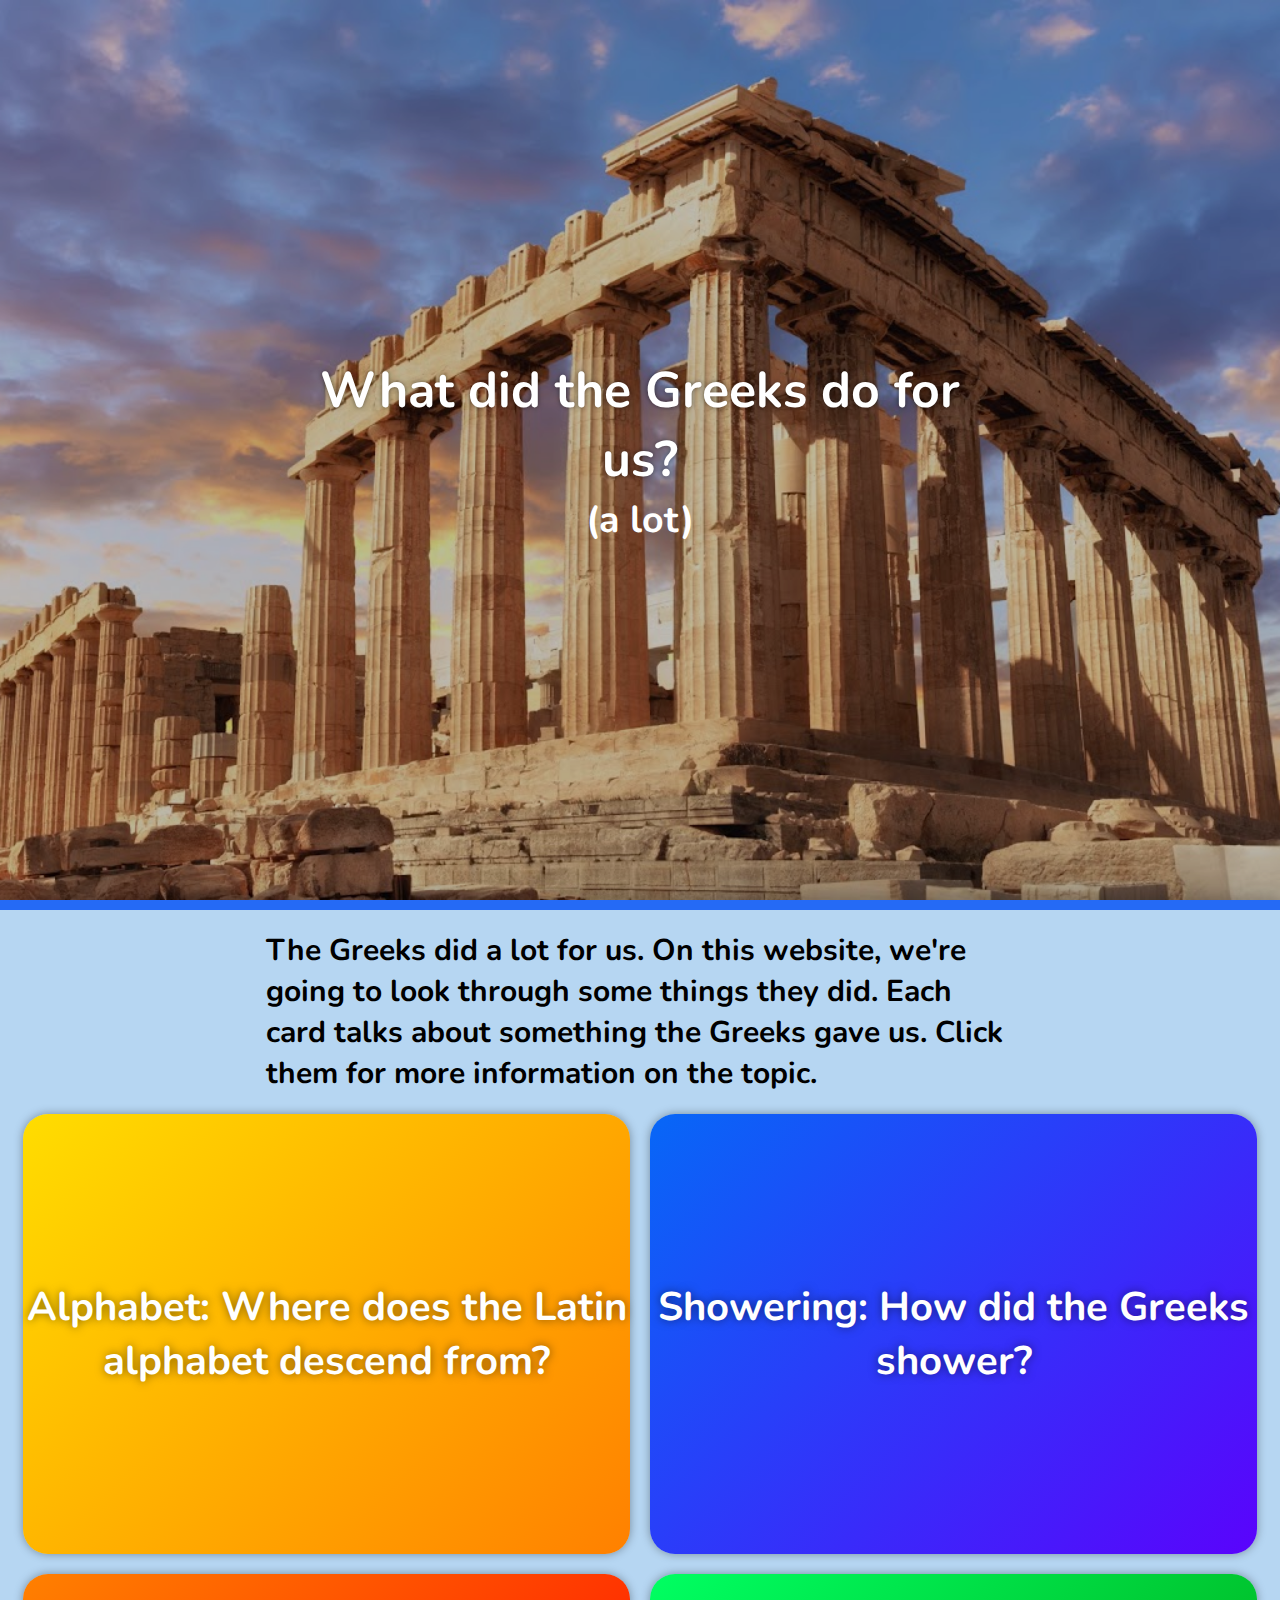
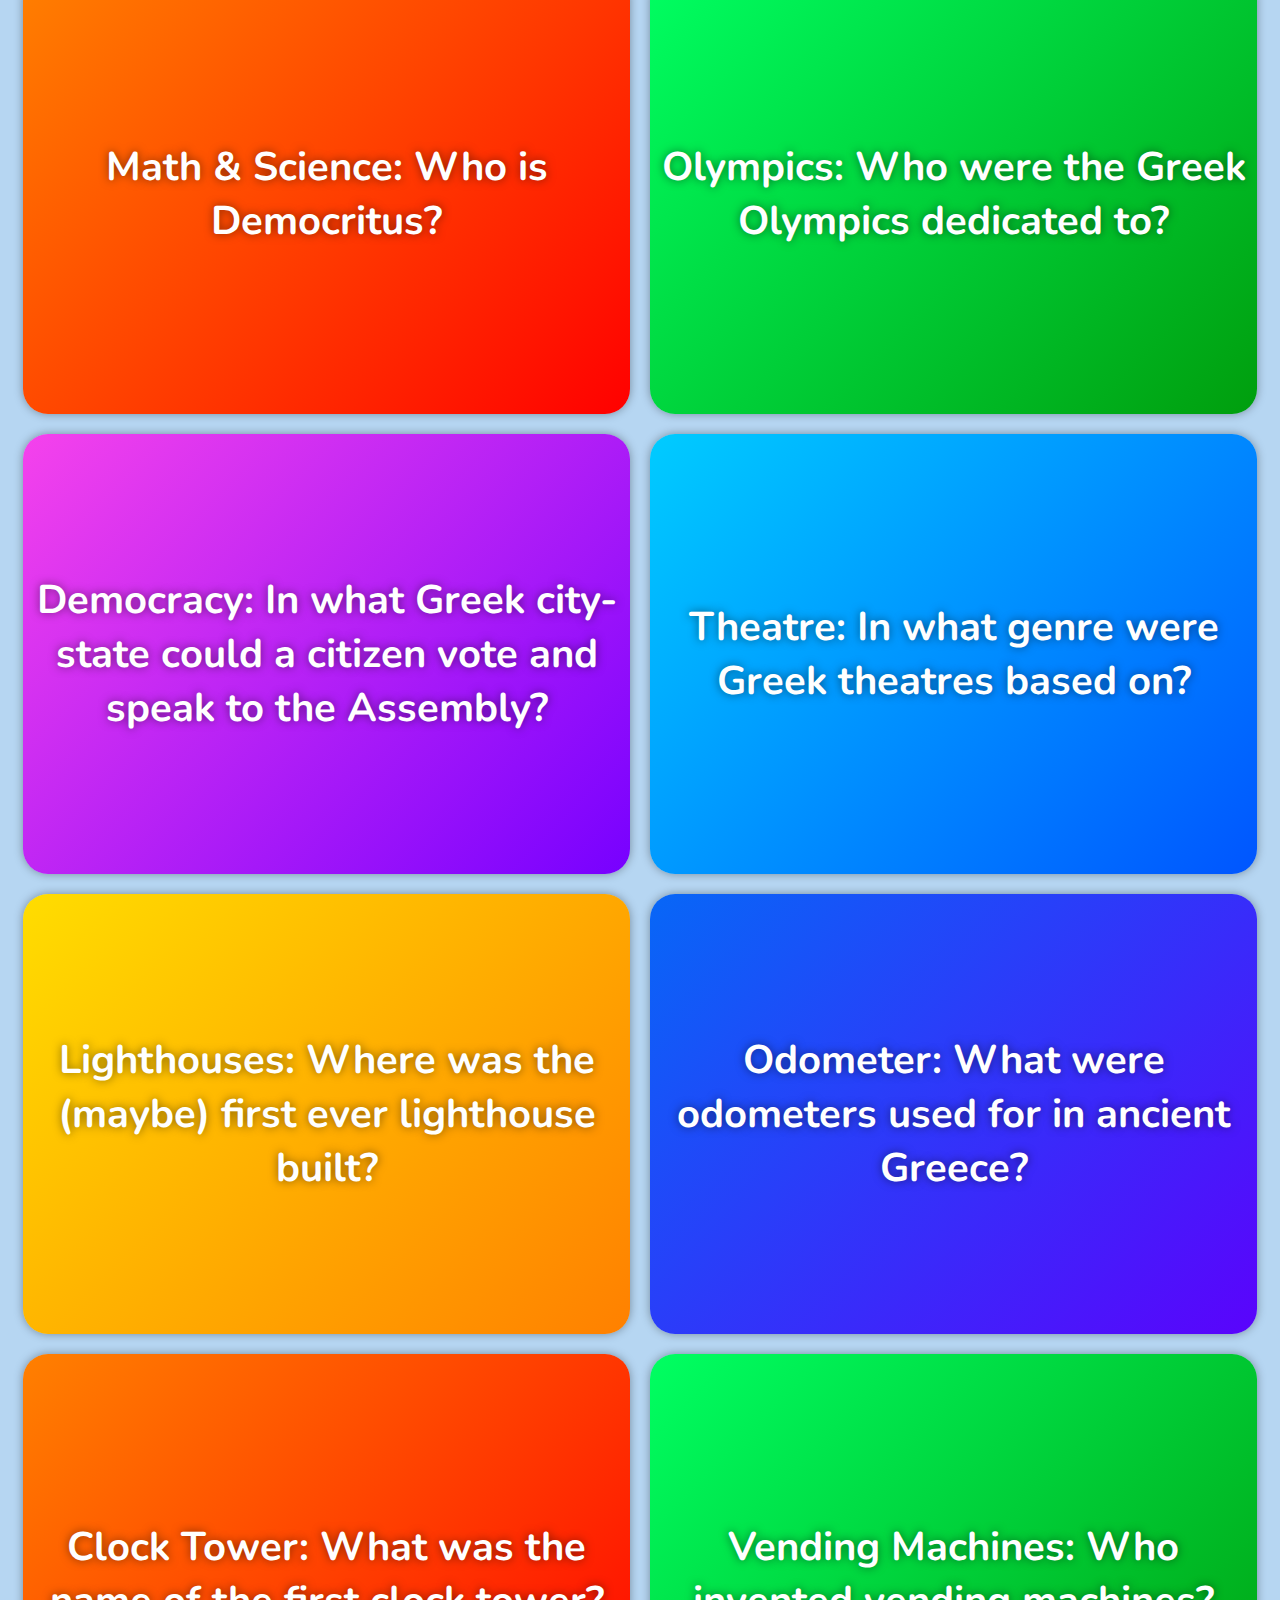
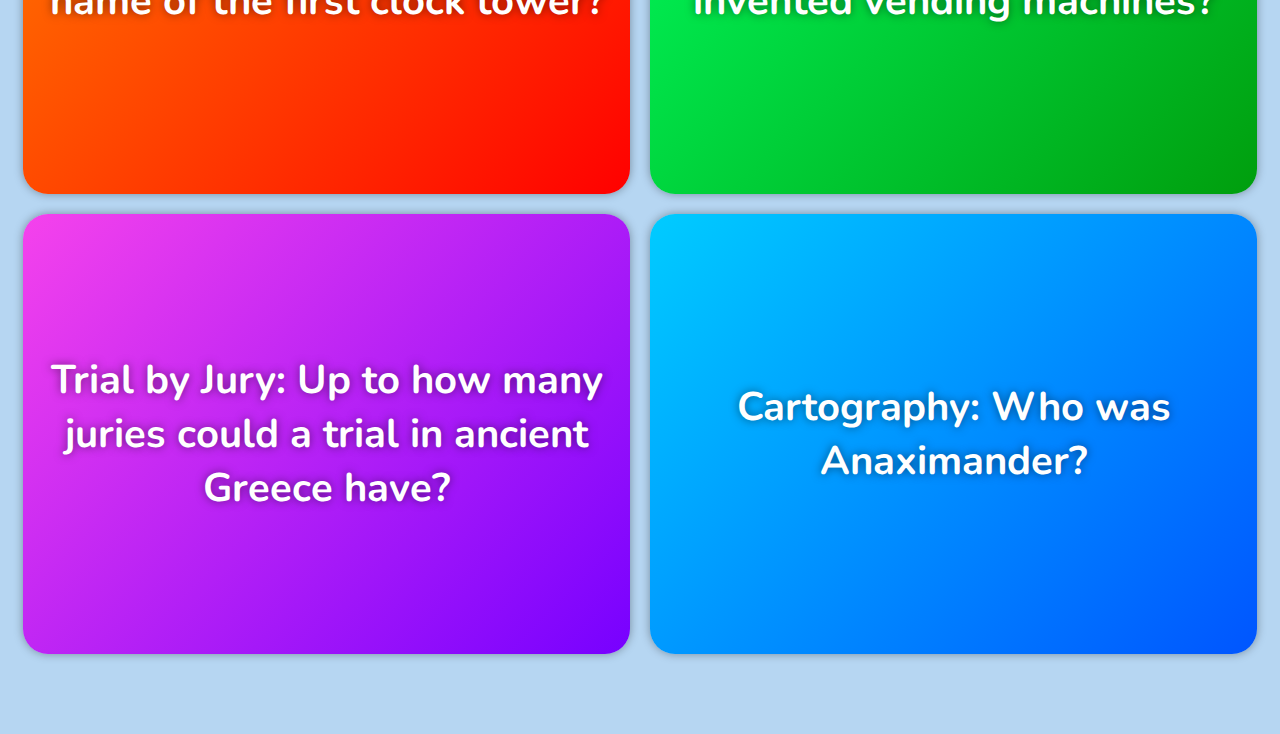
<file: greeks/index.html>
<!DOCTYPE html>
<html lang="en">
<head>
    <meta charset="UTF-8">
    <meta name="viewport" content="width=device-width, initial-scale=1.0">
    <meta http-equiv="X-UA-Compatible" content="ie=edge">
    <title>What the Greeks did for us</title>
    <link rel="stylesheet" href="./style.css">
    <link href="https://fonts.googleapis.com/css?family=Nunito:400,400i,700,700i&display=swap" rel="stylesheet">
    <script src="https://ajax.googleapis.com/ajax/libs/jquery/3.4.1/jquery.min.js"></script>
</head>
<body>
    <div class="title">
        <div class="text">
            <h1>What did the Greeks do for us?</h1>
            <h2>(a lot)</h2>
        </div>
        <div class="background"></div>
    </div>
    <main>
        <div class="container">
            <h2 style="padding: 10px 0;">The Greeks did a lot for us. On this website, we're going to look through some things they did. Each card talks about something the Greeks gave us. Click them for more information on the topic.</h2>
        </div>
        <div class="flex-container">

            <div class="one right hidden contain"><h3 class="question">Alphabet: Where does the Latin alphabet descend from?</h3><p>Most of our alphabet comes from Latin, and <strong>the Latin alphabet is descended from the Greeks.</strong> You might be able to recognize some letters! Also, if you are wondering, the Greek Alphabet is derived from the Phoenician one.</p><img src="./images/greek-alphabet.png"></div>

            <div class="two left hidden"><h3 class="question">Showering: How did the Greeks shower?</h3><img src="./images/greek-shower.jpg"><p>The Greeks were the first people to shower like us. <strong>They'd have water falling down from the wall, cleaning the person under it.</strong></p></div>

            <div class="three right hidden contain"><h3 class="question">Math & Science: Who is Democritus?</h3><p>Many things we know about Maths and Science today were discovered/made by the Greeks! For example, did you know <strong>the Greek philosopher Democritus was the first person to believe that atoms were a thing</strong>, or that many Math symbols we use come from the Greeks?</p><img src="./images/democritus.jpg"></div>

            <div class="four left hidden contain"><h3 class="question">Olympics: Who were the Greek Olympics dedicated to?</h3><img src="./images/olympics.webp"><p>The first Olympic games are said to have started in Ancient Greece. <strong>Dedicated to the Greek Gods</strong>, these sport competitions included chariot racing, running and boxing and prize winners were awarded laurel wreath crowns.</p></div>

            <div class="five right hidden"><h3 class="question">Democracy: In what Greek city-state could a citizen vote and speak to the Assembly?</h3><img src="./images/politics.webp"><p>Modern Western democracy is partly based in ancient Greek politics. For example, <strong>in Athens any citizen could speak to the assembly and vote on decisions by simply holding up their hands.</strong></p></div>

            <div class="six left hidden"><h3 class="question">Theatre: In what genre were Greek theatres based on?</h3><img src="./images/theatre.jpg"><p>The first forms of a theatre started in ancient Greece. They were a bit different though, <strong>with most of them being based on the tragedy genre, having sad endings.</strong></p></div>

            <div class="one right hidden"><h3 class="question">Lighthouses: Where was the (maybe) first ever lighthouse built?</h3><img src="./images/lighthouse.jpg"><p>The idea of using light from a tower to guide ships into the port came from the Greeks. Indeed, <strong>the first lighthouse ever built stood in Alexandria in Egypt</strong>, a city founded by Alexander the Great in 332 BC and part of the Hellenistic kingdom.</p></div>

            <div class="two left hidden"><h3 class="question">Odometer: What were odometers used for in ancient Greece?</h3><img src="./images/odometer.jpg"><p>If you've ever looked at a car's driver seat, you may have noticed circular things behind the wheel called odometers. They were first invented in ancient Greece <strong>and were used to calculate the distance between two places.</strong></p></div>

            <div class="three right hidden"><h3 class="question">Clock Tower: What was the name of the first clock tower?</h3><img src="./images/clock-tower.jpg"><p>The first clock tower, <strong>known as the Tower of the Winds</strong>, was built in Athens, in ancient Greece. It allowed merchants to estimate the time of delivery of their products, as well as serving as a weather station, and it still stands today in Plaka.</p></div>

            <div class="four left hidden contain"><h3 class="question">Vending Machines: Who invented vending machines?</h3><img src="./images/vending-machine.jpg"><p>Back in ancient Greece, <strong>the first vending machine was invented by Hero of Alexandria</strong> to dispense holy water to worshipers at the entrance of temples. The machine featured a mechanism that would release water once someone placed a coin in the slot.</p></div>

            <div class="five right hidden"><h3 class="question">Trial by Jury: Up to how many juries could a trial in ancient Greece have?</h3><img src="./images/court.jpg"><p>The Greeks came up with trials by jury: trials where <strong>there were up to 500 people</strong> who would witness a case and contribute to the decision of what's going to happen to the culprit.</p></div>

            <div class="six left hidden"><h3 class="question">Cartography: Who was Anaximander?</h3><img src="./images/map.jpg"><p><strong>Anaximander, a Greek cartographer</strong> was the first person to use the concept of latitude and longitude and use them when drawing maps. One of his maps represented the inhabited regions of the world at the time, featuring many known places.</p></div>
        
        </div>
    </main>
    <script src="./script.js"></script>
</body>
</html>
</file>
<file: greeks/style.css>
* {
    margin: 0;
    padding: 0;
}

h3 {
    text-shadow: 0px 0px 10px rgba(0, 0, 0, .5);
}

h1 {
    text-shadow: 0px 0px 5px rgba(0, 0, 0, .5);
}

body {
    font-family: "Nunito";
    background: #b6d6f2;
    min-height: 200vh;
    font-size: 20px;
}

p {
    font-size: 1.25em;
    text-shadow: 0px 0px 10px rgba(0, 0, 0, .5);
}

.title {
    width: 100%;
    text-align: center;
    position: relative;
    overflow-y: hidden;
    font-size: 1.25em;
}

.text {
    position: absolute;
    top: 50%;
    left: 50%;
    transform: translate(-50%, -50%);
    color: white;
    z-index: 1;
}

.background {
    position: relative;
    width: 100%;
    height: 100vh;
    background: url(./images/greeks.jpg);
    background-size: cover;
    background-repeat: no-repeat;
    background-position: center;
}

.background::before {
    content: "";
    top: 0;
    left: 0;
    right: 0;
    bottom: 0;
    position: absolute;
    background: rgba(0, 0, 0, .25)
}

main {
    display: block;
    position: relative;
    z-index: 1;
    box-shadow: 0px 0 20px 5px rgba(0, 0, 0, .25);
    border-top: 10px solid #256af5;
    padding: 10px 10px 70px 10px;
}

@media only screen and (max-width: 833px) {

    .flex-container div {
        height: 400px;
        overflow-y: auto;
        width: 80% !important;
        max-width: 417px !important;
    }

    .flex-container img {
        position: static !important;
        display: block;
        width: 100% !important;
        height: auto !important;
    }

    .flex-container p {
        position: static !important;
        min-width: 100% !important;
        margin: 5px 0 !important;
        height: auto !important;
    }

    .hidden {
        position: relative !important;
        text-align: center !important;
    }
    
    .hidden * {
        display: none !important;
        text-align: center !important;
        margin: 0 !important;
        padding: 0 !important;
        max-width: 1000000px !important;
        height: auto !important;
    }
    
    .hidden .question {
        display: block !important;
        width: 100%;
        height: 100%;
        font-size: 275px;
    }
    
    .question {
        display: none !important;
    }
}

.container {
    margin: 0 20vw;
}

.flex-container div {
    padding: 25px;
    border-radius: 25px;
    width: 45%;
    height: 400px;
    display: inline-block;
    position: relative;
    transition: 500ms cubic-bezier(0, 0, 0, 1);
    z-index: 0;
    box-shadow: 0 0 50px rgba(0, 0, 0, .35);
    background-position: 100% 100% !important;
    cursor: pointer;
    margin: 5px;
    font-size: 1.035em;
}

.flex-container div.hidden:hover {
    box-shadow: 0 0 50px rgba(0, 0, 0, .35) !important;
    background-position: 100% 100% !important;
    cursor: pointer;
    padding: 25px !important;
    margin: 5px !important;
}

.flex-container div.hidden:hover h3 {
    font-size: 50px;
}

.flex-container div.hidden h3 {
    transition: 500ms cubic-bezier(0, 0, 0, 1);
    font-size: 40px;
}

.flex-container div.one {
    background: linear-gradient(135deg, #ffdd00, #ff8000, #ffdd00);
    background-size: 200% 200%;
    color: white;
}

.flex-container div.two {
    background: linear-gradient(135deg, #0767f7, #5a03fc, #0767f7);
    background-size: 200% 200%;
    color: white;
}

.flex-container div.three {
    background: linear-gradient(135deg, #ff8000, #ff0000, #ff8000);
    background-size: 200% 200%;
    color: white;
}

.flex-container div.four {
    background: linear-gradient(135deg, #00ff62, #009e0d, #00ff62);
    background-size: 200% 200%;
    color: white;
}

.flex-container div.five {
    background: linear-gradient(135deg, #f542ec, #7700ff, #f542ec);
    background-size: 200% 200%;
    color: white;
}

.flex-container div.six {
    background: linear-gradient(135deg, #00ccff, #0055ff, #00ccff);
    background-size: 200% 200%;
    color: white;
}
.flex-container div.hidden {
    box-shadow: 0 0 10px rgba(0, 0, 0, .35) !important;
    text-align: center !important;
    background-position: 0 0 !important;
    padding: 20px !important;
    margin: 10px !important;
    font-size: 1em !important;
}

.hidden * {
    display: none !important;
    text-align: center !important;
    margin: 0 !important;
    padding: 0 !important;
    max-width: 1000000px !important;
    height: auto !important;
}

.hidden .question {
    display: block !important;
    width: 100%;
    height: 100%;
    position: absolute !important;
    top: 50% !important;
    left: 50%;
    transform: translate(-50%, -50%);
    font-size: 30px;
}

.question {
    display: none !important;
}

.flex-container {
    display: flex;
    flex-wrap: wrap;
    align-content: center;
    justify-content: center;
    perspective: 7500px;
}

.flex-container div.right p {
    overflow-y: auto;
    text-align: justify;
    display: block;
    position: absolute;
    left: 20px;
    top: 20px;
    bottom: 20px;
    width: 47%;
    height: 86.25%;
}

.flex-container div.left p {
    overflow-y: auto;
    text-align: justify;
    display: block;
    position: absolute;
    right: 20px;
    top: 20px;
    bottom: 20px;
    width: 47%;
    height: 86.25%;
}

.flex-container div img {
    display: block;
    position: absolute;
    right: 20px;
    bottom: 20px;
    height: 91%;
    width: 42.5%;
    object-fit: cover;
    object-position: center;
    border-radius: 10px;
    box-shadow: 0 0 10px rgba(0, 0, 0, .25);
}

.flex-container div.left img {
    left: 20px;
}

.flex-container div.right img {
    right: 20px;
}

.flex-container div.contain img {
    object-fit: contain !important;
    background-color: rgba(0, 0, 0, .25);
}
</file>
